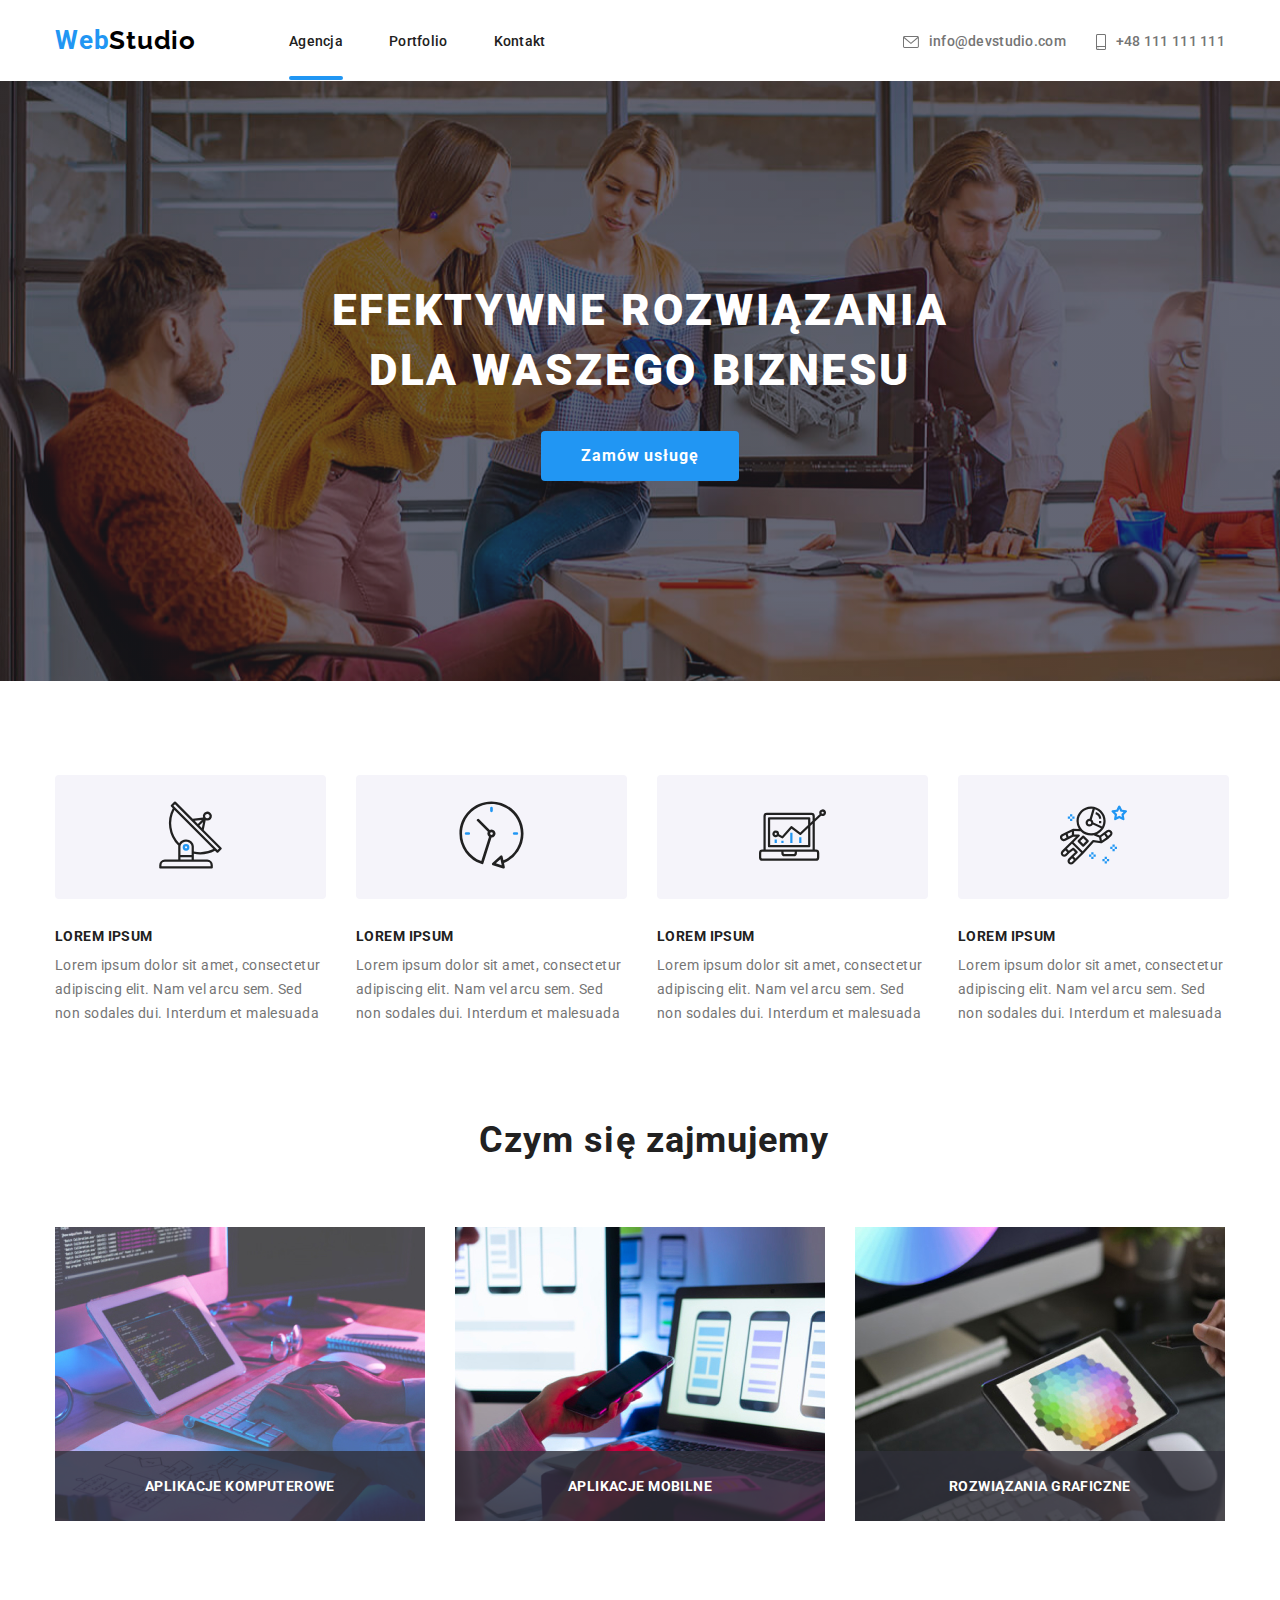
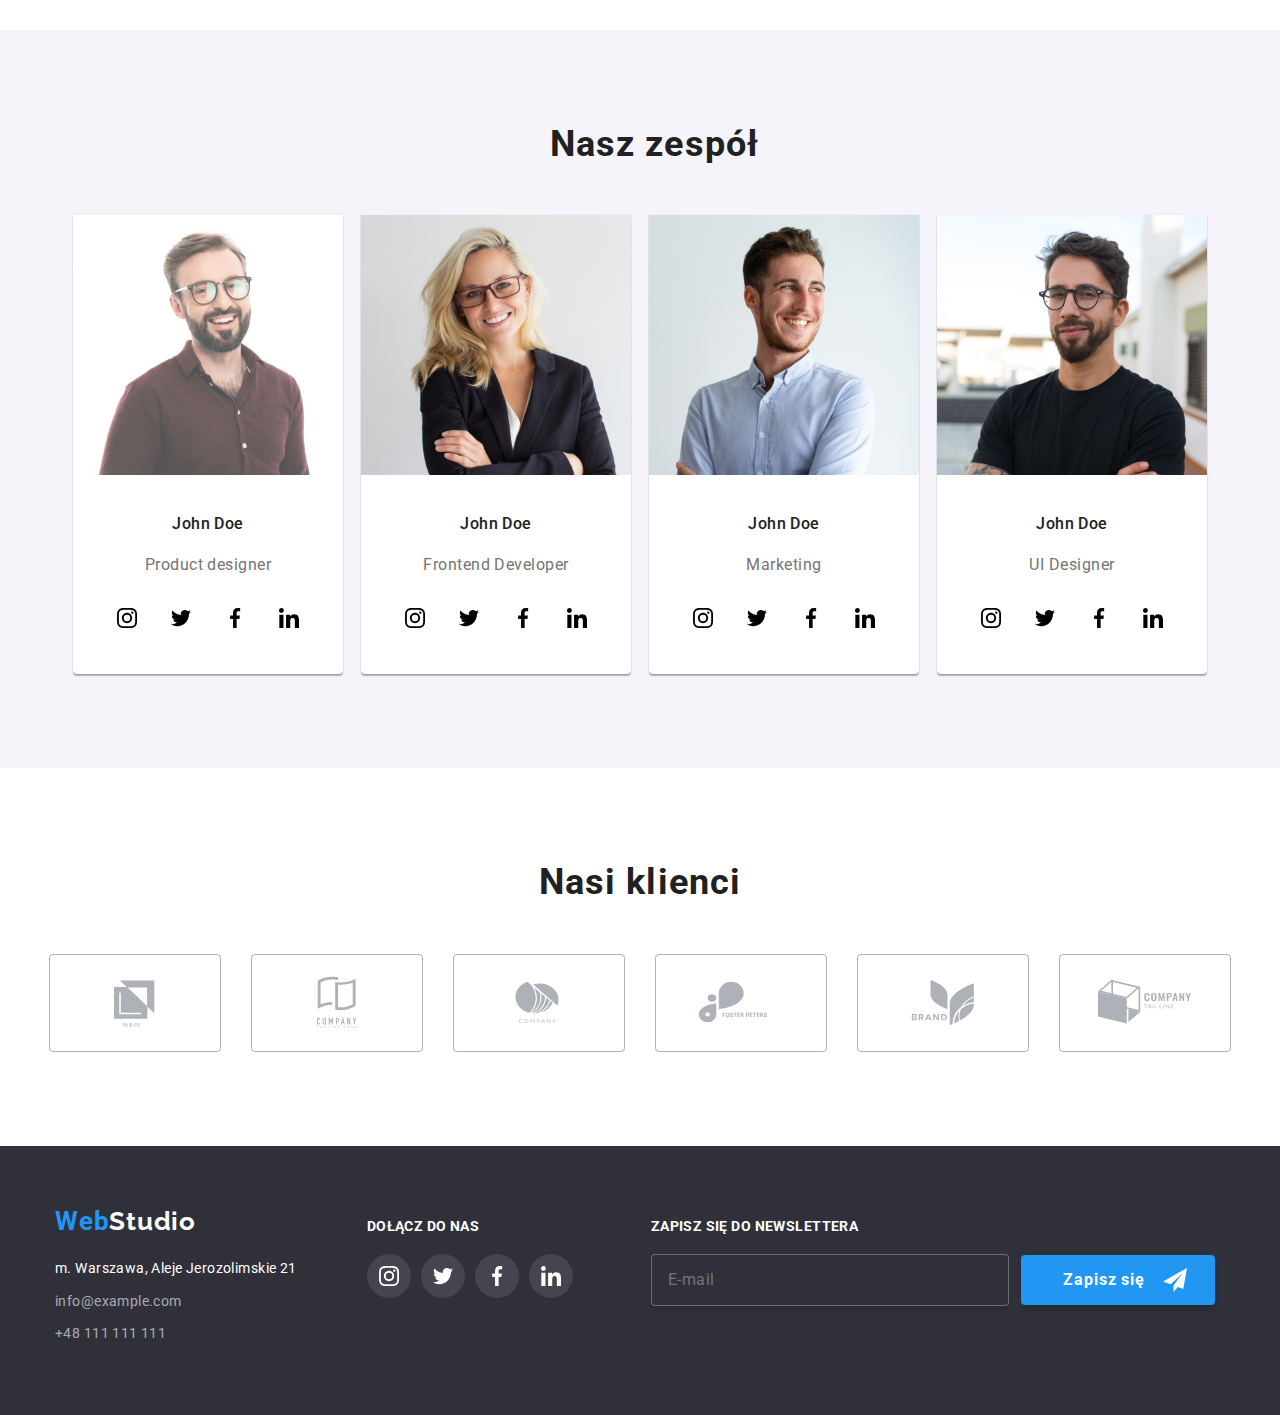
<file: index.html>
<!DOCTYPE html>
<html lang="pl">
  <head>
    <meta charset="UTF-8" />
    <meta http-equiv="X-UA-Compatible" content="IE=edge" />
    <meta name="viewport" content="width=device-width, initial-scale=1.0" />
    <title>WebStudio</title>
    <link rel="preconnect" href="https://fonts.googleapis.com" />
    <link rel="preconnect" href="https://fonts.gstatic.com" crossorigin />
    <link
      href="https://fonts.googleapis.com/css2?family=Raleway:wght@700&family=Roboto:wght@400;500;700;900&display=swap"
      rel="stylesheet"
    />
    <link rel="stylesheet" href="./css/main.min.css" />
  </head>
  <body>
    <header class="header header--underline">
      <div class="container header__container">
        <div class="header__nav header__container">
          <a class="header__logo" href="./"><span class="logo--blue">Web</span>Studio</a>
          <nav>
            <ul class="list-flex header__nav-items">
              <li><a class="header__nav-link header__nav-link--active" href="./">Agencja</a></li>
              <li><a class="header__nav-link" href="./portfolio.html">Portfolio</a></li>
              <li><a class="header__nav-link" href="#">Kontakt</a></li>
            </ul>
          </nav>
        </div>
        <ul class="list-flex header__contact">
          <li>
            <a class="header__contact-link" href="mailto:info@devstudio.com"
              ><svg class="header__contact-icon" width="16" height="12">
                <use href="./images/icons.svg#icon-envelope"></use></svg
              >info@devstudio.com</a
            >
          </li>
          <li>
            <a class="header__contact-link" href="tel:+48111111111"
              ><svg class="header__contact-icon" width="10" height="16">
                <use href="./images/icons.svg#icon-smartphone"></use></svg
              >+48 111 111 111</a
            >
          </li>
        </ul>
      </div>
    </header>
    <main>
      <section class="section">
        <div class="hero">
          <div class="hero__image">
            <div class="container">
              <h1 class="hero__slogan">Efektywne rozwiązania dla waszego biznesu</h1>
              <button data-modal-open type="button" class="hero__button">Zamów usługę</button>
            </div>
          </div>
        </div>
      </section>
      <section class="section">
        <div class="container">
          <div class="lorem-section">
            <article>
              <div class="lorem-section__icon">
                <svg width="67" height="70">
                  <use href="./images/icons.svg#icon-antenna"></use>
                </svg>
              </div>
              <h4 class="lorem-section__header">Lorem ipsum</h4>
              <p class="lorem-section__paragraph">
                Lorem ipsum dolor sit amet, consectetur adipiscing elit. Nam vel arcu sem. Sed non
                sodales dui. Interdum et malesuada
              </p>
            </article>
            <article>
              <div class="lorem-section__icon">
                <svg width="67" height="70">
                  <use href="./images/icons.svg#icon-clock"></use>
                </svg>
              </div>
              <h4 class="lorem-section__header">Lorem ipsum</h4>
              <p class="lorem-section__paragraph">
                Lorem ipsum dolor sit amet, consectetur adipiscing elit. Nam vel arcu sem. Sed non
                sodales dui. Interdum et malesuada
              </p>
            </article>
            <article>
              <div class="lorem-section__icon">
                <svg width="67" height="70">
                  <use href="./images/icons.svg#icon-diagram"></use>
                </svg>
              </div>
              <h4 class="lorem-section__header">Lorem ipsum</h4>
              <p class="lorem-section__paragraph">
                Lorem ipsum dolor sit amet, consectetur adipiscing elit. Nam vel arcu sem. Sed non
                sodales dui. Interdum et malesuada
              </p>
            </article>
            <article>
              <div class="lorem-section__icon">
                <svg width="67" height="70">
                  <use href="./images/icons.svg#icon-astronaut"></use>
                </svg>
              </div>
              <h4 class="lorem-section__header">Lorem ipsum</h4>
              <p class="lorem-section__paragraph">
                Lorem ipsum dolor sit amet, consectetur adipiscing elit. Nam vel arcu sem. Sed non
                sodales dui. Interdum et malesuada
              </p>
            </article>
          </div>
        </div>
      </section>
      <section class="section mission">
        <div class="container">
          <h2 class="mission__header">Czym się zajmujemy</h2>
          <div class="mission__flex">
            <ul class="list-flex">
              <li class="mission__frame">
                <div class="mission__box">
                  <img
                    class="mission__img"
                    src="images/desktop.jpg"
                    alt="biurko programisty"
                    width="370"
                    height="294"
                  />
                  <p class="mission__title">Aplikacje komputerowe</p>
                </div>
              </li>
              <li class="mission__frame">
                <div class="mission__box">
                  <img
                    class="mission__img"
                    src="images/smartphone.jpg"
                    alt="tworzenie aplikacji moblinej"
                    width="370"
                    height="294"
                  />
                  <p class="mission__title">Aplikacje mobilne</p>
                </div>
              </li>
              <li class="mission__frame">
                <div class="mission__box">
                  <img
                    class="mission__img"
                    src="images/colors.jpg"
                    alt="paleta kolorów"
                    width="370"
                    height="294"
                  />
                  <p class="mission__title">Rozwiązania graficzne</p>
                </div>
              </li>
            </ul>
          </div>
        </div>
      </section>
      <section class="section team">
        <div class="container">
          <h2 class="team__header">Nasz zespół</h2>
          <ul class="list-flex team__box">
            <li class="team__frame">
              <img
                src="images/productdesigner.jpg"
                alt="john doe, product designer"
                width="270"
                height="260"
              />
              <h3 class="team__name">John Doe</h3>
              <p class="team__position">Product designer</p>
              <div class="team__social-icons">
                <a class="team__icon-box" href="#">
                  <svg class="team__icon" width="20" height="20">
                    <use href="./images/icons.svg#icon-instagram"></use>
                  </svg>
                </a>
                <a class="team__icon-box" href="#">
                  <svg class="team__icon" width="20" height="20">
                    <use href="./images/icons.svg#icon-twitter"></use>
                  </svg>
                </a>
                <a class="team__icon-box" href="#">
                  <svg class="team__icon" width="20" height="20">
                    <use href="./images/icons.svg#icon-facebook"></use>
                  </svg>
                </a>
                <a class="team__icon-box" href="#">
                  <svg class="team__icon" width="20" height="20">
                    <use href="./images/icons.svg#icon-linkedin"></use>
                  </svg>
                </a>
              </div>
            </li>
            <li class="team__frame">
              <img
                src="images/frontenddev.jpg"
                alt="john doe, frontend developer"
                width="270"
                height="260"
              />
              <h3 class="team__name">John Doe</h3>
              <p class="team__position">Frontend Developer</p>
              <div class="team__social-icons">
                <a class="team__icon-box" href="#">
                  <svg class="team__icon" width="20" height="20">
                    <use href="./images/icons.svg#icon-instagram"></use>
                  </svg>
                </a>
                <a class="team__icon-box" href="#">
                  <svg class="team__icon" width="20" height="20">
                    <use href="./images/icons.svg#icon-twitter"></use>
                  </svg>
                </a>
                <a class="team__icon-box" href="#">
                  <svg class="team__icon" width="20" height="20">
                    <use href="./images/icons.svg#icon-facebook"></use>
                  </svg>
                </a>
                <a class="team__icon-box" href="#">
                  <svg class="team__icon" width="20" height="20">
                    <use href="./images/icons.svg#icon-linkedin"></use>
                  </svg>
                </a>
              </div>
            </li>
            <li class="team__frame">
              <img src="images/marketing.jpg" alt="john doe, marketing" width="270" height="260" />
              <h3 class="team__name">John Doe</h3>
              <p class="team__position">Marketing</p>
              <div class="team__social-icons">
                <a class="team__icon-box" href="#">
                  <svg class="team__icon" width="20" height="20">
                    <use href="./images/icons.svg#icon-instagram"></use>
                  </svg>
                </a>
                <a class="team__icon-box" href="#">
                  <svg class="team__icon" width="20" height="20">
                    <use href="./images/icons.svg#icon-twitter"></use>
                  </svg>
                </a>
                <a class="team__icon-box" href="#">
                  <svg class="team__icon" width="20" height="20">
                    <use href="./images/icons.svg#icon-facebook"></use>
                  </svg>
                </a>
                <a class="team__icon-box" href="#">
                  <svg class="team__icon" width="20" height="20">
                    <use href="./images/icons.svg#icon-linkedin"></use>
                  </svg>
                </a>
              </div>
            </li>
            <li class="team__frame">
              <img
                src="images/uidesigner.jpg"
                alt="john doe, UI designer"
                width="270"
                height="260"
              />
              <h3 class="team__name">John Doe</h3>
              <p class="team__position">UI Designer</p>
              <div class="team__social-icons">
                <a class="team__icon-box" href="#">
                  <svg class="team__icon" width="20" height="20">
                    <use href="./images/icons.svg#icon-instagram"></use>
                  </svg>
                </a>
                <a class="team__icon-box" href="#">
                  <svg class="team__icon" width="20" height="20">
                    <use href="./images/icons.svg#icon-twitter"></use>
                  </svg>
                </a>
                <a class="team__icon-box" href="#">
                  <svg class="team__icon" width="20" height="20">
                    <use href="./images/icons.svg#icon-facebook"></use>
                  </svg>
                </a>
                <a class="team__icon-box" href="#">
                  <svg class="team__icon" width="20" height="20">
                    <use href="./images/icons.svg#icon-linkedin"></use>
                  </svg>
                </a>
              </div>
            </li>
          </ul>
        </div>
      </section>
      <section class="section clients">
        <div class="container">
          <h2 class="clients__header">Nasi klienci</h2>
          <ul class="clients__list">
            <li>
              <a href="#" class="clients__link">
                <svg width="106" height="60">
                  <use href="./images/icons.svg#icon-logo1"></use>
                </svg>
              </a>
            </li>
            <li>
              <a href="#" class="clients__link">
                <svg width="106" height="60">
                  <use href="./images/icons.svg#icon-logo2"></use>
                </svg>
              </a>
            </li>
            <li>
              <a href="#" class="clients__link">
                <svg width="106" height="60">
                  <use href="./images/icons.svg#icon-logo3"></use>
                </svg>
              </a>
            </li>
            <li>
              <a href="#" class="clients__link">
                <svg width="106" height="60">
                  <use href="./images/icons.svg#icon-logo4"></use>
                </svg>
              </a>
            </li>
            <li>
              <a href="#" class="clients__link">
                <svg width="106" height="60">
                  <use href="./images/icons.svg#icon-logo5"></use>
                </svg>
              </a>
            </li>
            <li>
              <a href="#" class="clients__link">
                <svg width="106" height="60">
                  <use href="./images/icons.svg#icon-logo6"></use>
                </svg>
              </a>
            </li>
          </ul>
        </div>
      </section>
    </main>
    <footer class="footer">
      <div class="container footer__container">
        <div>
          <div class="footer__logo">
            <a href="./"><span class="logo--blue">Web</span>Studio</a>
          </div>
          <address>
            <p class="footer__address">m. Warszawa, Aleje Jerozolimskie 21</p>
            <p class="footer__address"><a href="mailto:info@example.com">info@example.com</a></p>
            <p class="footer__address"><a href="tel:+48111111111">+48 111 111 111</a></p>
          </address>
        </div>
        <div class="join">
          <h3 class="join__header">Dołącz do nas</h3>
          <ul class="list-flex join__social">
            <li>
              <a class="join__icon-box" href="#">
                <svg class="join__icon" width="20" height="20">
                  <use href="./images/icons.svg#icon-instagram"></use>
                </svg>
              </a>
            </li>
            <li>
              <a class="join__icon-box" href="#">
                <svg class="join__icon" width="20" height="20">
                  <use href="./images/icons.svg#icon-twitter"></use>
                </svg>
              </a>
            </li>
            <li>
              <a class="join__icon-box" href="#">
                <svg class="join__icon" width="20" height="20">
                  <use href="./images/icons.svg#icon-facebook"></use>
                </svg>
              </a>
            </li>
            <li>
              <a class="join__icon-box" href="#">
                <svg class="join__icon" width="20" height="20">
                  <use href="./images/icons.svg#icon-linkedin"></use>
                </svg>
              </a>
            </li>
          </ul>
        </div>
        <div class="newsletter">
          <h3 class="newsletter__header">Zapisz się do newslettera</h3>
          <form>
            <div class="newsletter__box">
              <label>
                <input
                  type="email"
                  name="email"
                  class="newsletter__input"
                  placeholder="E-mail"
                  autocomplete="on"
                />
              </label>
              <button class="newsletter__button" type="submit">
                Zapisz się
                <svg class="newsletter__icon" width="24" height="24">
                  <use href="./images/icons.svg#icon-send"></use>
                </svg>
              </button>
            </div>
          </form>
        </div>
      </div>
    </footer>
    <div class="modal-backdrop is-hidden" data-modal>
      <div class="modal">
        <button data-modal-close type="button" class="modal__button">X</button>
        <h3 class="modal__header">Zostaw swoje dane w formularzu poniżej</h3>
        <form name="order-form">
          <label class="modal__label">
            <svg class="modal__icon" width="12" height="12">
              <use href="./images/icons.svg#icon-person"></use>
            </svg>
            Imię
            <input class="modal__input" type="name" name="name" autocomplete="on" />
          </label>
          <label class="modal__label">
            <svg class="modal__icon" width="13" height="13">
              <use href="./images/icons.svg#icon-telephone"></use>
            </svg>
            Telefon
            <input class="modal__input" type="tel" name="phone" autocomplete="on" />
          </label>
          <label class="modal__label">
            <svg class="modal__icon" width="15" height="12">
              <use href="./images/icons.svg#icon-mail"></use>
            </svg>
            Email
            <input class="modal__input" type="email" name="email" autocomplete="on" />
          </label>
          <label class="modal__label">
            Feedback
            <textarea
              class="modal__comment-box"
              name="comment"
              placeholder="Wprowadź tekst"
            ></textarea>
          </label>
          <label class="modal__checkbox-label">
            <input class="modal__checkbox" type="checkbox" name="terms" />
            <svg class="modal__checkbox-checked" width="13" height="10">
              <use href="./images/icons.svg#icon-checked"></use>
            </svg>
            <span class="modal__terms"
              >Oświadczam iż akceptuję <a class="modal__link" href="#">Regulamin</a> i
              <a class="modal__link" href="#">Politykę Prywatności</a>.</span
            >
          </label>
          <button class="modal__submit-button" type="submit">Wyślij</button>
        </form>
      </div>
    </div>
    <script src="./js/modal.js"></script>
  </body>
</html>
</file>
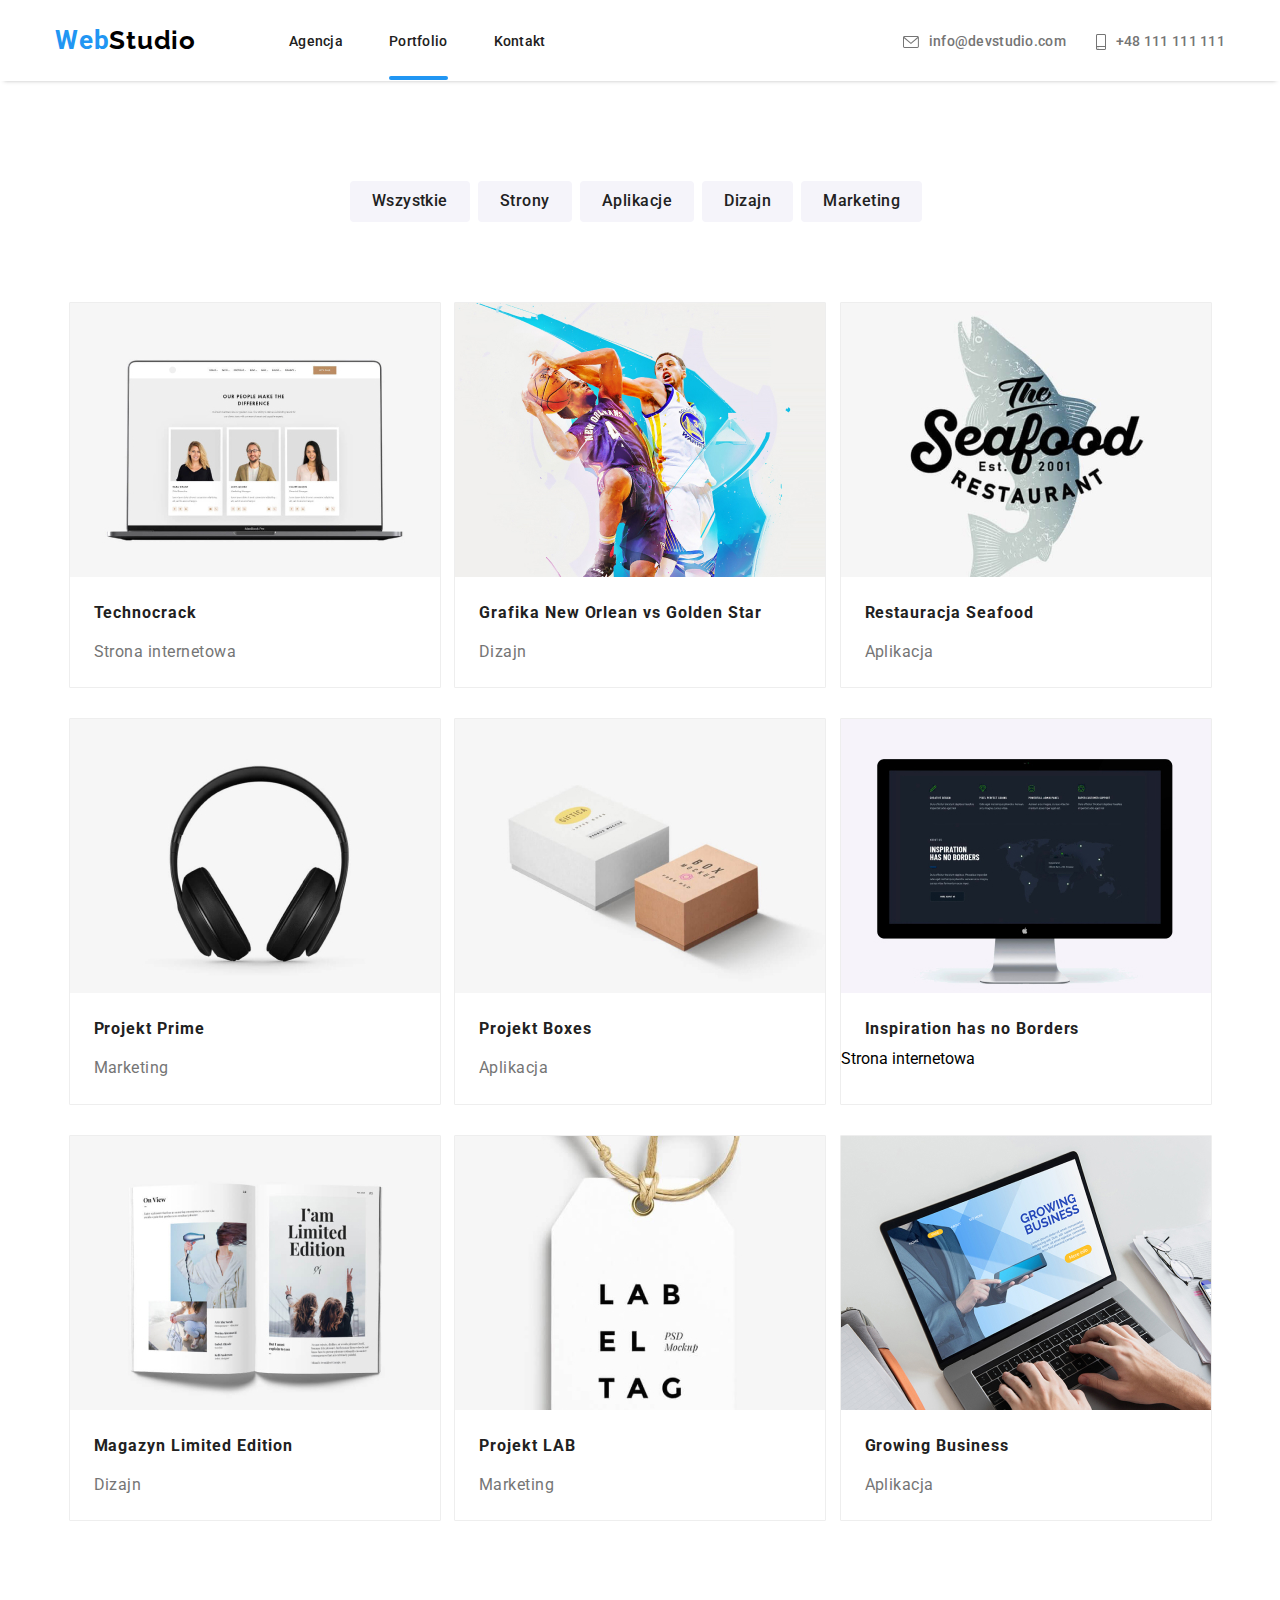
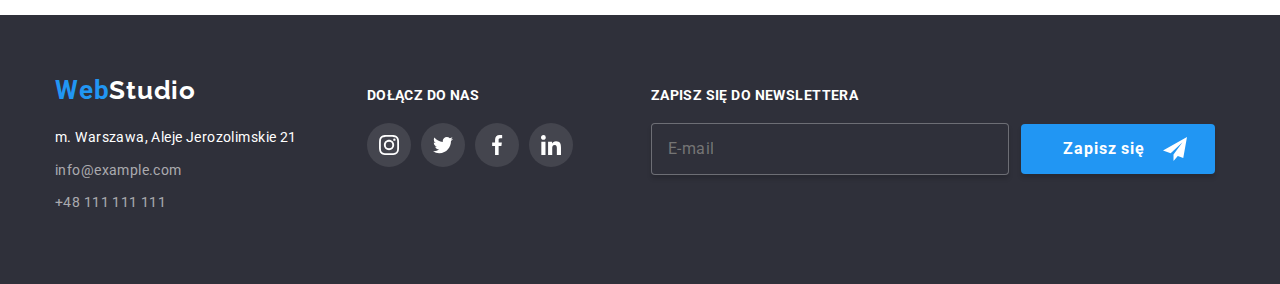
<file: portfolio.html>
<!DOCTYPE html>
<html lang="pl">
  <head>
    <meta charset="UTF-8" />
    <meta http-equiv="X-UA-Compatible" content="IE=edge" />
    <meta name="viewport" content="width=device-width, initial-scale=1.0" />
    <title>WebStudio</title>
    <link rel="preconnect" href="https://fonts.googleapis.com" />
    <link rel="preconnect" href="https://fonts.gstatic.com" crossorigin />
    <link
      href="https://fonts.googleapis.com/css2?family=Raleway:wght@700&family=Roboto:wght@400;500;700;900&display=swap"
      rel="stylesheet"
    />
    <link rel="stylesheet" href="./css/main.min.css" />
  </head>
  <body>
    <header class="header header--underline">
      <div class="container header__container">
        <div class="header__nav header__container">
          <a class="header__logo" href="./"><span class="logo--blue">Web</span>Studio</a>
          <nav>
            <ul class="list-flex header__nav-items">
              <li><a class="header__nav-link" href="./">Agencja</a></li>
              <li>
                <a class="header__nav-link header__nav-link--active" href="./portfolio.html"
                  >Portfolio</a
                >
              </li>
              <li><a class="header__nav-link" href="#">Kontakt</a></li>
            </ul>
          </nav>
        </div>
        <ul class="list-flex header__contact">
          <li>
            <a class="header__contact-link" href="mailto:info@devstudio.com"
              ><svg class="header__contact-icon" width="16" height="12">
                <use href="./images/icons.svg#icon-envelope"></use></svg
              >info@devstudio.com</a
            >
          </li>
          <li>
            <a class="header__contact-link" href="tel:+48111111111"
              ><svg class="header__contact-icon" width="10" height="16">
                <use href="./images/icons.svg#icon-smartphone"></use></svg
              >+48 111 111 111</a
            >
          </li>
        </ul>
      </div>
    </header>
    <main>
      <section class="portfolio-nav">
        <div class="container">
          <ul class="list-flex">
            <li><button type="button" class="portfolio-nav__btn">Wszystkie</button></li>
            <li><button type="button" class="portfolio-nav__btn">Strony</button></li>
            <li><button type="button" class="portfolio-nav__btn">Aplikacje</button></li>
            <li><button type="button" class="portfolio-nav__btn">Dizajn</button></li>
            <li><button type="button" class="portfolio-nav__btn">Marketing</button></li>
          </ul>
        </div>
      </section>
      <section class="section portfolio">
        <div class="container">
          <ul class="list-flex portfolio__box">
            <li class="portfolio__display">
              <div class="portfolio__overlay">
                <img src="images/technocrack.jpg" alt="laptop" width="370" height="294" />
                <p class="portfolio__description">
                  Technocrack jest popularną platformą wykorzystywaną do rozpowszechniania
                  koronawirusa. Firmy wykorzystują tę platformę do celów szpiegowskich i ataków na
                  niezabezpieczone serwery konkurencji
                </p>
              </div>
              <h3 class="portfolio__header">Technocrack</h3>
              <p class="portfolio__product">Strona internetowa</p>
            </li>
            <li class="portfolio__display">
              <div class="portfolio__overlay">
                <img src="images/new-orlean.jpg" alt="koszykarze" width="370" height="294" />
                <p class="portfolio__description">
                  Technocrack jest popularną platformą wykorzystywaną do rozpowszechniania
                  koronawirusa. Firmy wykorzystują tę platformę do celów szpiegowskich i ataków na
                  niezabezpieczone serwery konkurencji
                </p>
              </div>
              <h3 class="portfolio__header">Grafika New Orlean vs Golden Star</h3>
              <p class="portfolio__product">Dizajn</p>
            </li>
            <li class="portfolio__display">
              <div class="portfolio__overlay">
                <img
                  src="images/seafood.jpg"
                  alt="logo restauracji seafood"
                  width="370"
                  height="294"
                />
                <p class="portfolio__description">
                  Technocrack jest popularną platformą wykorzystywaną do rozpowszechniania
                  koronawirusa. Firmy wykorzystują tę platformę do celów szpiegowskich i ataków na
                  niezabezpieczone serwery konkurencji
                </p>
              </div>
              <h3 class="portfolio__header">Restauracja Seafood</h3>
              <p class="portfolio__product">Aplikacja</p>
            </li>
            <li class="portfolio__display">
              <div class="portfolio__overlay">
                <img src="images/projekt-prime.jpg" alt="słuchawki" width="370" height="294" />
                <p class="portfolio__description">
                  Technocrack jest popularną platformą wykorzystywaną do rozpowszechniania
                  koronawirusa. Firmy wykorzystują tę platformę do celów szpiegowskich i ataków na
                  niezabezpieczone serwery konkurencji
                </p>
              </div>
              <h3 class="portfolio__header">Projekt Prime</h3>
              <p class="portfolio__product">Marketing</p>
            </li>
            <li class="portfolio__display">
              <div class="portfolio__overlay">
                <img src="images/project-boxes.jpg" alt="pudełka" width="370" height="294" />
                <p class="portfolio__description">
                  Technocrack jest popularną platformą wykorzystywaną do rozpowszechniania
                  koronawirusa. Firmy wykorzystują tę platformę do celów szpiegowskich i ataków na
                  niezabezpieczone serwery konkurencji
                </p>
              </div>
              <h3 class="portfolio__header">Projekt Boxes</h3>
              <p class="portfolio__product">Aplikacja</p>
            </li>
            <li class="portfolio__display">
              <div class="portfolio__overlay">
                <img src="images/inspiration.jpg" alt="monitor" width="370" height="294" />
                <p class="portfolio__description">
                  Technocrack jest popularną platformą wykorzystywaną do rozpowszechniania
                  koronawirusa. Firmy wykorzystują tę platformę do celów szpiegowskich i ataków na
                  niezabezpieczone serwery konkurencji
                </p>
              </div>
              <h3 class="portfolio__header">Inspiration has no Borders</h3>
              <p class="portfolio_product">Strona internetowa</p>
            </li>
            <li class="portfolio__display">
              <div class="portfolio__overlay">
                <img src="images/magazine.jpg" alt="magazyn" width="370" height="294" />
                <p class="portfolio__description">
                  Technocrack jest popularną platformą wykorzystywaną do rozpowszechniania
                  koronawirusa. Firmy wykorzystują tę platformę do celów szpiegowskich i ataków na
                  niezabezpieczone serwery konkurencji
                </p>
              </div>
              <h3 class="portfolio__header">Magazyn Limited Edition</h3>
              <p class="portfolio__product">Dizajn</p>
            </li>
            <li class="portfolio__display">
              <div class="portfolio__overlay">
                <img src="images/project-lab.jpg" alt="etykieta" width="370" height="294" />
                <p class="portfolio__description">
                  Technocrack jest popularną platformą wykorzystywaną do rozpowszechniania
                  koronawirusa. Firmy wykorzystują tę platformę do celów szpiegowskich i ataków na
                  niezabezpieczone serwery konkurencji
                </p>
              </div>
              <h3 class="portfolio__header">Projekt LAB</h3>
              <p class="portfolio__product">Marketing</p>
            </li>
            <li class="portfolio__display">
              <div class="portfolio__overlay">
                <img
                  src="images/growing-business.jpg"
                  alt="pisanie na klawiaturze laptopa"
                  width="370"
                  height="294"
                />
                <p class="portfolio__description">
                  Technocrack jest popularną platformą wykorzystywaną do rozpowszechniania
                  koronawirusa. Firmy wykorzystują tę platformę do celów szpiegowskich i ataków na
                  niezabezpieczone serwery konkurencji
                </p>
              </div>
              <h3 class="portfolio__header">Growing Business</h3>
              <p class="portfolio__product">Aplikacja</p>
            </li>
          </ul>
        </div>
      </section>
    </main>
    <footer class="footer">
      <div class="container footer__container">
        <div>
          <div class="footer__logo">
            <a href="./"><span class="logo--blue">Web</span>Studio</a>
          </div>
          <address>
            <p class="footer__address">m. Warszawa, Aleje Jerozolimskie 21</p>
            <p class="footer__address footer_address--odd">
              <a href="mailto:info@example.com">info@example.com</a>
            </p>
            <p class="footer__address"><a href="tel:+48111111111">+48 111 111 111</a></p>
          </address>
        </div>
        <div class="join">
          <h3 class="join__header">Dołącz do nas</h3>
          <ul class="list-flex join__social">
            <li>
              <a class="join__icon-box" href="#">
                <svg class="join__icon" width="20" height="20">
                  <use href="./images/icons.svg#icon-instagram"></use>
                </svg>
              </a>
            </li>
            <li>
              <a class="join__icon-box" href="#">
                <svg class="join__icon" width="20" height="20">
                  <use href="./images/icons.svg#icon-twitter"></use>
                </svg>
              </a>
            </li>
            <li>
              <a class="join__icon-box" href="#">
                <svg class="join__icon" width="20" height="20">
                  <use href="./images/icons.svg#icon-facebook"></use>
                </svg>
              </a>
            </li>
            <li>
              <a class="join__icon-box" href="#">
                <svg class="join__icon" width="20" height="20">
                  <use href="./images/icons.svg#icon-linkedin"></use>
                </svg>
              </a>
            </li>
          </ul>
        </div>
        <div class="newsletter">
          <h3 class="newsletter__header">Zapisz się do newslettera</h3>
          <form>
            <div class="newsletter__box">
              <label>
                <input
                  type="email"
                  name="email"
                  class="newsletter__input"
                  placeholder="E-mail"
                  autocomplete="on"
                />
              </label>
              <button class="newsletter__button" type="submit">
                Zapisz się
                <svg class="newsletter__icon" width="24" height="24">
                  <use href="./images/icons.svg#icon-send"></use>
                </svg>
              </button>
            </div>
          </form>
        </div>
      </div>
    </footer>
  </body>
</html>
</file>
<file: css/main.min.css>
.logo,.footer__logo,.footer__logo a:link,.footer__logo a:visited,.header__logo,.header__logo:link,.header__logo:visited{font-family:"Raleway",sans-serif;font-weight:700;font-size:26px;line-height:1.19;letter-spacing:.03em;text-decoration:none}.button,.newsletter__button,.modal__submit-button,.hero__button{font-size:16px;line-height:1.87;font-weight:700;color:#fff;background-color:#2196f3;border:#2196f3;text-align:center;letter-spacing:.06em;border-radius:4px;cursor:pointer;white-space:nowrap}.info-header,.clients__header,.team__header,.mission__header{color:#212121;font-size:36px;line-height:1.16;font-weight:700;text-align:center;vertical-align:top;letter-spacing:.03em;white-space:nowrap}.social-box,.join__icon-box,.team__icon-box{background:rgba(255,255,255,.1);border-radius:50%;padding:12px 12px}.footer-header,.newsletter__header,.join__header{color:#fff;font-size:14px;line-height:1.16;font-weight:700;letter-spacing:.03em;margin-bottom:20px;text-transform:uppercase}.logo--blue{color:#2196f3}*{-webkit-box-sizing:border-box;box-sizing:border-box;margin:0;padding:0;font-family:"Roboto",sans-serif}.list-flex{list-style-type:none;display:-webkit-box;display:-ms-flexbox;display:flex}.section{padding-bottom:94px}.container{max-width:1200px;margin:0 auto;padding-left:15px;padding-right:15px}.header{padding:25px 0}.header--underline{-webkit-box-shadow:0px 4px 4px -4px rgba(0,0,0,.25);box-shadow:0px 4px 4px -4px rgba(0,0,0,.25)}.header__container{display:-webkit-box;display:-ms-flexbox;display:flex;-webkit-box-pack:justify;-ms-flex-pack:justify;justify-content:space-between;-webkit-box-align:center;-ms-flex-align:center;align-items:center}.header__logo,.header__logo:link,.header__logo:visited{color:#000}.header__nav{gap:0 93px}.header__nav-items{gap:0 46px}.header__nav-link:link,.header__nav-link:visited{font-size:14px;font-weight:500;line-height:1.14;color:#212121;letter-spacing:.02em;text-decoration:none}.header__nav-link:hover,.header__nav-link:focus,.header__nav-link:active{color:#2196f3}.header__nav-link--active{position:relative;color:#2196f3}.header__nav-link--active::after{content:"";position:absolute;display:block;top:43px;width:100%;height:4px;border-radius:2px;background-color:#2196f3}.header__contact{gap:0 30px}.header__contact-link:link,.header__contact-link:visited{font-size:14px;font-weight:500;line-height:1.14;color:#757575;letter-spacing:.02em;text-decoration:none}.header__contact-link:hover,.header__contact-link:active,.header__contact-link:focus{color:#2196f3}.header__contact-icon{vertical-align:middle;margin-right:10px;fill:currentColor}.hero{background-color:#2f303a}.hero__image{background:-webkit-gradient(linear, left top, right top, from(rgba(47, 48, 58, 0.4)), to(rgba(47, 48, 58, 0.4))),url(../images/background.png);background:linear-gradient(to right, rgba(47, 48, 58, 0.4), rgba(47, 48, 58, 0.4)),url(../images/background.png);text-align:center;padding:200px 0;margin:0 auto;display:-webkit-box;display:-ms-flexbox;display:flex;text-align:center;max-width:1600px}.hero__slogan{font-weight:900;font-size:44px;line-height:1.36;color:#fff;text-transform:uppercase;text-align:center;vertical-align:top;letter-spacing:.06em;margin-bottom:30px;max-width:696px}.hero__button{padding:10px 40px;white-space:nowrap;-webkit-transition-property:background-color,color,-webkit-box-shadow;transition-property:background-color,color,-webkit-box-shadow;transition-property:background-color,color,box-shadow;transition-property:background-color,color,box-shadow,-webkit-box-shadow;-webkit-transition-duration:250ms;transition-duration:250ms;-webkit-transition-timing-function:cubic-bezier(0.4, 0, 0.2, 1);transition-timing-function:cubic-bezier(0.4, 0, 0.2, 1)}.hero__button:hover,.hero__button:focus{background-color:#fff;color:#2196f3;-webkit-box-shadow:2px 2px 5px 0px rgba(33,150,243,.8);box-shadow:2px 2px 5px 0px rgba(33,150,243,.8)}.modal-backdrop{position:fixed;left:0;top:0;width:100%;height:100%;background:rgba(0,0,0,.2);-webkit-transition-property:visibility,opacity;transition-property:visibility,opacity;-webkit-transition-duration:500ms;transition-duration:500ms;-webkit-transition-timing-function:ease-in-out;transition-timing-function:ease-in-out;z-index:1}.is-hidden{pointer-events:none;visibility:hidden;opacity:0}.modal{width:528px;height:581px;background:#fff;-webkit-box-shadow:0px 1px 3px rgba(0,0,0,.12),0px 1px 1px rgba(0,0,0,.14),0px 2px 1px rgba(0,0,0,.2);box-shadow:0px 1px 3px rgba(0,0,0,.12),0px 1px 1px rgba(0,0,0,.14),0px 2px 1px rgba(0,0,0,.2);border-radius:4px;position:fixed;left:50%;top:50%;visibility:visible;-webkit-transform:translate(-50%, -50%);transform:translate(-50%, -50%);padding:40px}.modal__button{color:#000;background-color:#fff;border:1px solid rgba(0,0,0,.2);border-radius:50%;cursor:pointer;position:absolute;right:8px;top:8px;width:30px;height:30px}.modal__button:hover,.modal__button:focus{color:#2196f3}.modal__header{color:#212121;font-size:20px;line-height:1.15;font-weight:700;text-align:center;letter-spacing:.03em;margin-bottom:12px}.modal__label{color:#757575;font-style:normal;font-weight:400;font-size:12px;line-height:1.1;letter-spacing:.01em;margin-bottom:10px;text-align:left;position:relative;display:block}.modal__icon{position:absolute;top:33px;left:15px;fill:#212121}.modal__input{border:1px solid rgba(33,33,33,.2);border-radius:4px;width:100%;height:40px;display:block;margin-top:4px;padding-left:42px}.modal__input:hover,.modal__input:focus,.modal__input:active{border:1px solid #2196f3;border-radius:4px;outline:none}.modal__comment-box{color:rgba(117,117,117,.5);border:1px solid rgba(33,33,33,.2);border-radius:4px;letter-spacing:.01em;font-weight:400;font-size:12px;line-height:1.16;font-style:normal;font-family:"Roboto",sans-serif;width:100%;height:120px;resize:none;padding:12px 16px;margin-top:4px;margin-bottom:10px}.modal__comment-box:hover,.modal__comment-box:focus,.modal__comment-box:active{border:1px solid #2196f3;border-radius:4px;outline:none}.modal__checkbox-label{position:relative;display:-webkit-box;display:-ms-flexbox;display:flex;-webkit-box-align:center;-ms-flex-align:center;align-items:center;margin-left:14px;gap:7px}.modal__checkbox{background:#fff;-webkit-appearance:none;-moz-appearance:none;appearance:none;border:2px solid #212121;width:15px;height:14px;border-radius:2px;opacity:.8}.modal__checkbox-checked{position:absolute;fill:#fff;top:50%;left:1px;-webkit-transform:translateY(-50%);transform:translateY(-50%);opacity:0;-webkit-transition:opacity 250ms cubic-bezier(0.4, 0, 0.2, 1);transition:opacity 250ms cubic-bezier(0.4, 0, 0.2, 1)}.modal__checkbox:checked{border:#2196f3;background:#2196f3}.modal__terms{font-style:normal;font-weight:400;font-size:14px;line-height:1.7;color:#757575;letter-spacing:.03em}.modal__link{color:#2196f3}.modal__submit-button{-webkit-box-shadow:0px 4px 4px rgba(0,0,0,.15);box-shadow:0px 4px 4px rgba(0,0,0,.15);padding:10px 76px;margin-top:30px;-webkit-transition:-webkit-box-shadow 250ms cubic-bezier(0.4, 0, 0.2, 1);transition:-webkit-box-shadow 250ms cubic-bezier(0.4, 0, 0.2, 1);transition:box-shadow 250ms cubic-bezier(0.4, 0, 0.2, 1);transition:box-shadow 250ms cubic-bezier(0.4, 0, 0.2, 1), -webkit-box-shadow 250ms cubic-bezier(0.4, 0, 0.2, 1);-webkit-transform:translateX(50%);transform:translateX(50%)}.modal__submit-button:hover,.modal__submit-button:focus{-webkit-box-shadow:5px 5px 5px 0px #757575;box-shadow:5px 5px 5px 0px #757575}.modal__label:hover>.modal__icon,.modal__label:focus>.modal__icon,.modal__label:active>.modal__icon{fill:#2196f3}.modal__checkbox:checked+.modal__checkbox-checked{opacity:1;fill:#fff}.lorem-section{display:-webkit-box;display:-ms-flexbox;display:flex;gap:30px}.lorem-section__icon{background-color:#f5f4fa;padding:25px 102px;border-radius:4px}.lorem-section__header{color:#212121;font-size:14px;line-height:1.14;text-transform:uppercase;font-weight:700;letter-spacing:.03em;padding-bottom:10px;padding-top:30px;text-align:left}.lorem-section__paragraph{color:#757575;font-size:14px;line-height:1.7;font-weight:400;letter-spacing:.03em}.mission__flex{display:-webkit-box;display:-ms-flexbox;display:flex;-webkit-box-pack:center;-ms-flex-pack:center;justify-content:center}.mission__header{padding:0px 424px 50px 424px}.mission__frame{margin:15px}.mission__box{position:relative}.mission__title{position:absolute;background:rgba(47,48,58,.8);color:#fff;padding:27px;font-size:14px;font-weight:700;text-align:center;vertical-align:top;letter-spacing:.03em;text-transform:uppercase;white-space:nowrap;bottom:0;right:0;left:0}.mission__img{display:block}.team{background-color:#f5f4fa;display:-webkit-box;display:-ms-flexbox;display:flex;-webkit-box-pack:space-evenly;-ms-flex-pack:space-evenly;justify-content:space-evenly}.team__header{padding:94px 495px 50px 495px}.team__box{-webkit-box-pack:space-evenly;-ms-flex-pack:space-evenly;justify-content:space-evenly}.team__frame{background-color:#fff;border-radius:0px 0px 4px 4px;-webkit-box-shadow:0px 1px 3px rgba(0,0,0,.12),0px 1px 1px rgba(0,0,0,.14),0px 2px 1px rgba(0,0,0,.2);box-shadow:0px 1px 3px rgba(0,0,0,.12),0px 1px 1px rgba(0,0,0,.14),0px 2px 1px rgba(0,0,0,.2);-webkit-box-align:center;-ms-flex-align:center;align-items:center;padding-bottom:30px}.team__name{color:#212121;font-size:16px;line-height:1.9;font-weight:500;text-align:center;vertical-align:top;letter-spacing:.03em;padding:30px 99px 10px}.team__position{color:#757575;font-size:16px;line-height:1.9;font-weight:400;text-align:center;vertical-align:top;letter-spacing:.03em}.team__social-icons{display:-webkit-box;display:-ms-flexbox;display:flex;padding:0 32px;margin-top:16px;gap:10px}.team__icon-box:hover{background:#2196f3}.team_icon{fill:#afb1b8;vertical-align:middle}.team__icon-box:hover>.team__icon{fill:#fff}.clients__header{padding:94px 424px 50px 424px}.clients__list{-webkit-box-pack:center;-ms-flex-pack:center;justify-content:center;gap:30px;list-style-type:none;display:-webkit-box;display:-ms-flexbox;display:flex}.clients__link{display:block;border:1px solid #afb1b8;border-radius:4px;fill:#afb1b8;padding:17.71px 32px 14.25px 32px}.clients__link:hover{fill:#2196f3;border:1px solid #2196f3;border-radius:4px}.footer{background-color:#2f303a;padding:60px 0px}.footer__container{display:-webkit-box;display:-ms-flexbox;display:flex;gap:70px}.footer__logo,.footer__logo a:link,.footer__logo a:visited{color:#fff;padding-bottom:20px}.footer__address{font-style:normal;color:#fff;font-size:14px;line-height:1.7;letter-spacing:.03em;padding-bottom:9px}.footer__address a:link{color:rgba(255,255,255,.6);text-decoration:none}.footer__address--odd{-webkit-text-decoration:underline rgba(255,255,255,.6);text-decoration:underline rgba(255,255,255,.6)}.join__header{padding-top:12px}.join__social{gap:10px}.join__icon-box{display:-webkit-box;display:-ms-flexbox;display:flex}.join__icon-box:hover{background:#2196f3}.join__icon{fill:#fff;vertical-align:middle}.newsletter{padding-left:8px;padding-top:12px}.newsletter__box{display:-webkit-box;display:-ms-flexbox;display:flex;gap:12px;-webkit-box-align:center;-ms-flex-align:center;align-items:center}.newsletter__input{background-color:#2f303a;color:rgba(255,255,255,.6);border:1px solid rgba(255,255,255,.3);-webkit-box-shadow:0px 4px 4px rgba(0,0,0,.15);box-shadow:0px 4px 4px rgba(0,0,0,.15);border-radius:4px;letter-spacing:.03em;font-weight:400;font-size:16px;line-height:1.25;padding:15px 295px 15px 16px;max-width:358px}.newsletter__input:hover,.newsletter__input:focus,.newsletter__input:active{border:1px solid rgba(33,150,243,.3);outline:none}.newsletter__button{-webkit-box-shadow:0px 4px 4px rgba(0,0,0,.15);box-shadow:0px 4px 4px rgba(0,0,0,.15);display:-webkit-box;display:-ms-flexbox;display:flex;-webkit-box-align:center;-ms-flex-align:center;align-items:center;gap:18px;padding:10px 28px 10px 42px;-webkit-transition-property:background-color,color,-webkit-box-shadow;transition-property:background-color,color,-webkit-box-shadow;transition-property:background-color,color,box-shadow;transition-property:background-color,color,box-shadow,-webkit-box-shadow;-webkit-transition-duration:250ms;transition-duration:250ms;-webkit-transition-timing-function:cubic-bezier(0.4, 0, 0.2, 1);transition-timing-function:cubic-bezier(0.4, 0, 0.2, 1)}.newsletter__button:hover,.newsletter__button:focus{background-color:#fff;color:#2196f3;-webkit-box-shadow:2px 2px 5px 0px rgba(33,150,243,.8);box-shadow:2px 2px 5px 0px rgba(33,150,243,.8)}.newsletter__icon{fill:#fff}.newsletter__button:hover>.newsletter__icon,.newsletter__button:focus>.newsletter__icon{fill:#2196f3}.portfolio-nav{display:-webkit-box;display:-ms-flexbox;display:flex;margin:100px auto 50px auto}.portfolio-nav__btn{background-color:#f5f4fa;color:#212121;border:none;border-radius:4px;text-align:center;font-weight:500;font-size:16px;line-height:1.8;letter-spacing:.03em;cursor:pointer;padding:6px 22px;margin-right:8px}.portfolio-nav__btn:hover,.portfolio-nav__btn:focus{background-color:#2196f3;color:#fff;border:none;border-radius:4px;text-align:center;font-weight:500;font-size:16px;line-height:1.8;letter-spacing:.03em;-webkit-box-shadow:0px 3px 1px rgba(0,0,0,.1),0px 1px 2px rgba(0,0,0,.08),0px 2px 2px rgba(0,0,0,.12);box-shadow:0px 3px 1px rgba(0,0,0,.1),0px 1px 2px rgba(0,0,0,.08),0px 2px 2px rgba(0,0,0,.12)}.portfolio{display:-webkit-box;display:-ms-flexbox;display:flex}.portfolio .portfolio__box{-ms-flex-wrap:wrap;flex-wrap:wrap;-webkit-box-pack:space-evenly;-ms-flex-pack:space-evenly;justify-content:space-evenly}.portfolio .portfolio__display{border:1px solid #eee;border-radius:1px;margin-top:30px}.portfolio .portfolio__display:hover{-webkit-box-shadow:0px 1px 1px rgba(0,0,0,.12),0px 4px 4px rgba(0,0,0,.06),1px 4px 6px rgba(0,0,0,.16);box-shadow:0px 1px 1px rgba(0,0,0,.12),0px 4px 4px rgba(0,0,0,.06),1px 4px 6px rgba(0,0,0,.16);border:1px solid #eee;cursor:pointer}.portfolio__overlay{position:relative;width:370px;height:274px;overflow:hidden}.portfolio__description{position:absolute;bottom:0;left:0;width:100%;height:100%;background-color:rgba(33,150,243,.9);-webkit-transform:translatey(100%);transform:translatey(100%);-webkit-transition:-webkit-transform 250ms cubic-bezier(0.4, 0, 0.2, 1);transition:-webkit-transform 250ms cubic-bezier(0.4, 0, 0.2, 1);transition:transform 250ms cubic-bezier(0.4, 0, 0.2, 1);transition:transform 250ms cubic-bezier(0.4, 0, 0.2, 1), -webkit-transform 250ms cubic-bezier(0.4, 0, 0.2, 1);color:#fff;font-size:16px;line-height:1.6;font-weight:400;text-align:left;letter-spacing:.03em;padding:49px 45px 49px 24px}.portfolio__header{color:#212121;font-size:16px;line-height:2;font-weight:700;text-align:left;vertical-align:top;letter-spacing:.06em;padding:20px 24px 4px 24px}.portfolio__product{color:#757575;font-size:16px;line-height:1.9;font-weight:400;text-align:left;vertical-align:top;letter-spacing:.03em;padding:4px 24px 20px 24px}.portfolio__display:hover .portfolio__description{-webkit-transform:translatey(0);transform:translatey(0)}/*# sourceMappingURL=main.min.css.map */
</file>
